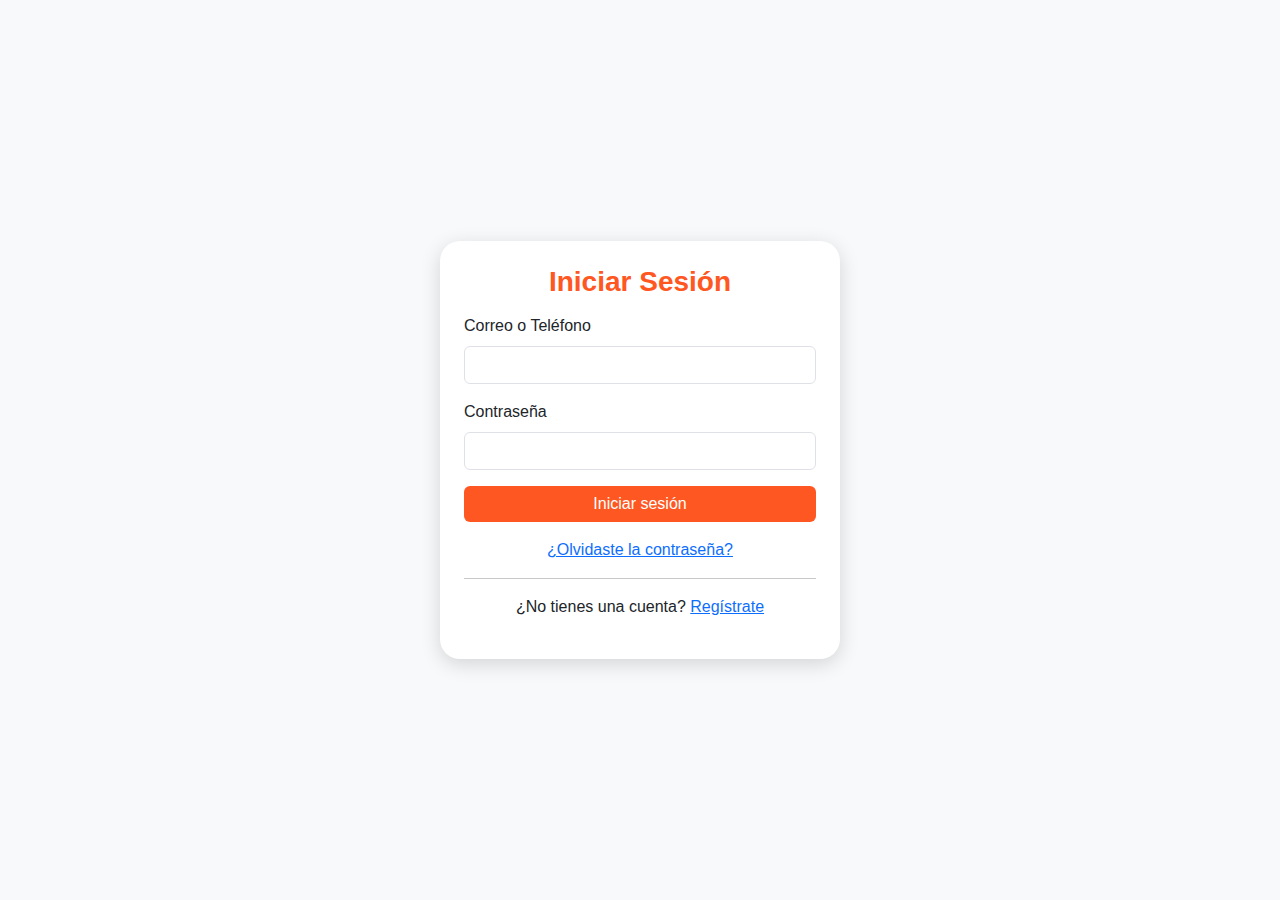
<file: frontend/src/boostrap/index.html>
<!DOCTYPE html>
<html lang="es">
<head>
  <meta charset="UTF-8">
  <meta name="viewport" content="width=device-width, initial-scale=1">
  <title>RotiYa - Login</title>
  <link href="https://cdn.jsdelivr.net/npm/bootstrap@5.3.2/dist/css/bootstrap.min.css" rel="stylesheet">
  <link rel="stylesheet" href="css/style.css">
</head>
<body class="bg-light">

  <div class="container d-flex justify-content-center align-items-center vh-100">
    <div class="card login-card p-4">
      <h3 class="text-center mb-3 brand-text">Iniciar Sesión</h3>
      <form id="loginForm">
        <div class="mb-3">
          <label for="email" class="form-label">Correo o Teléfono</label>
          <input type="text" class="form-control" id="email" required>
        </div>
        <div class="mb-3">
          <label for="password" class="form-label">Contraseña</label>
          <input type="password" class="form-control" id="password" required>
        </div>
        <button type="submit" class="btn btn-primary w-100">Iniciar sesión</button>
      </form>
      <div class="text-center mt-3">
        <a href="#">¿Olvidaste la contraseña?</a>
      </div>
      <hr>
      <p class="text-center">¿No tienes una cuenta? <a href="registro.html">Regístrate</a></p>
    </div>
  </div>

  <script src="https://cdn.jsdelivr.net/npm/bootstrap@5.3.2/dist/js/bootstrap.bundle.min.js"></script>
  <script src="js/script.js"></script>
</body>
</html>
</file>
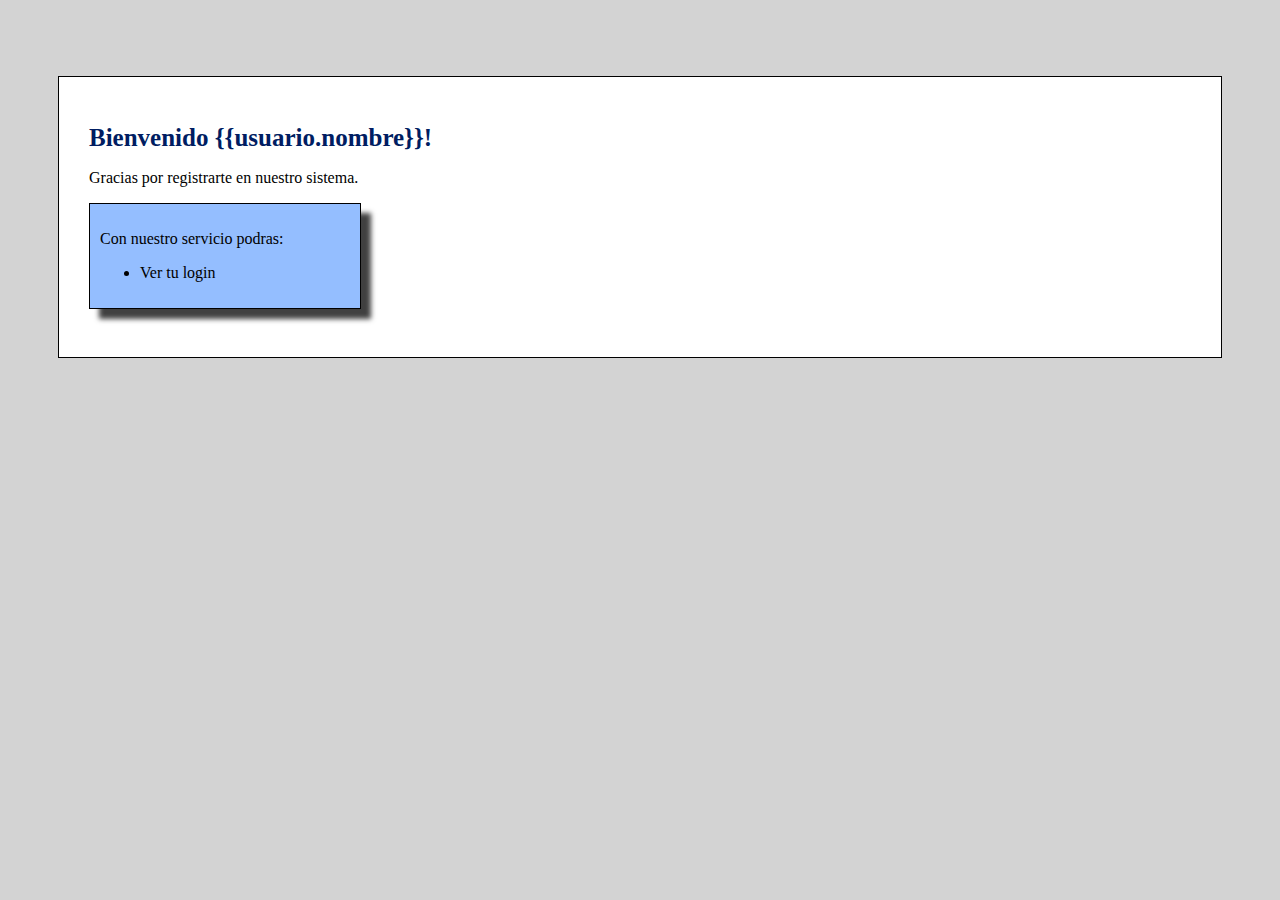
<file: backend/main/templates/register.html>
<!DOCTYPE html>
<html lang="es">
  <head>
      <meta charset="UTF-8">
  </head>
  <style>
      .main{
        border:1px solid black;
        padding:30px;
        background-color:white;
        margin:20px;
      }
      body{
        background-color: lightgray;
      }
      .services{
        background-color:#94beff;
        box-shadow: 10px 10px 5px 0px rgba(0,0,0,0.75);
        padding:10px;
        border:1px solid black;
        width:250px;
      }
      h1{
        font-weight: bold;
        font-size:25px;
        color:#001d62;
      }

      .button {
        background-color:#3680f2;
      	border-radius:2px;
      	border:1px solid black;
      	display:inline-block;
      	color:#ffffff;
      	font-size:13px;
      	padding:6px 24px;
      	text-decoration:none;
        margin-right:3px;

      }

  </style>
  <body style="background-color: lightgray;">
  <br/>
  <div class="main" style="border: 1px solid black;padding: 30px;background-color: white;margin: 50px;">
    <h1 style="font-weight: bold;font-size: 25px;color: #001d62;">Bienvenido {{usuario.nombre}}! </h1>
    <p>Gracias por registrarte en nuestro sistema.</p>
    <div class="services" style="background-color: #94beff;box-shadow: 10px 10px 5px 0px rgba(0,0,0,0.75);padding: 10px;border: 1px solid black;width: 250px;">
      <p>Con nuestro servicio podras:</p>
        <ul>
             <li><a>Ver tu login</a></li>
        </ul>
    </div>
    <br>
  
</div>

</body>
</html>
</file>
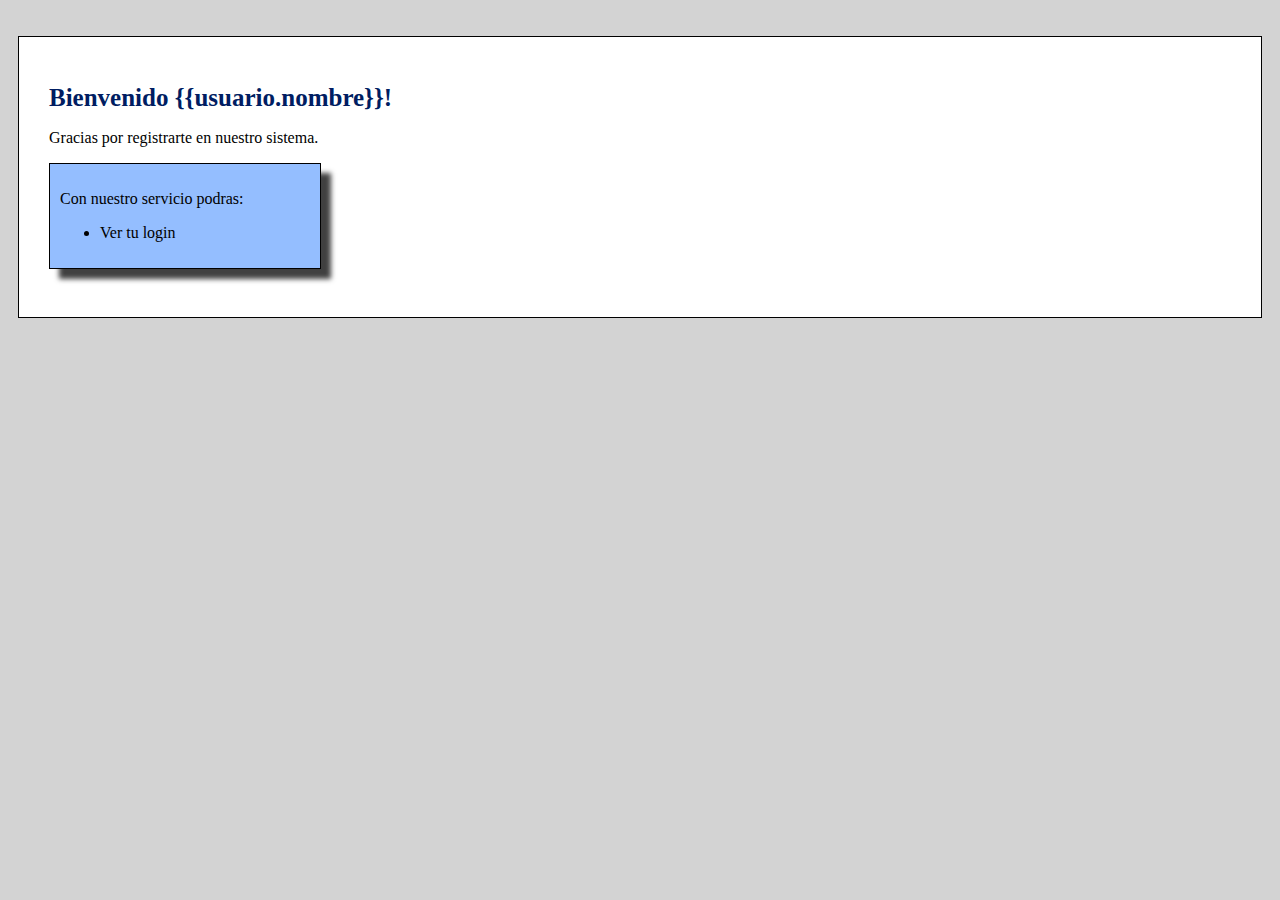
<file: backend/main/templates/register_raw.html>
<!DOCTYPE html>
<html lang="es">
  <head>
      <meta charset="UTF-8">
  </head>
  <style>
      .main{
        border:1px solid black;
        padding:30px;
        background-color:white;
        margin:10px;

      }
      body{
        background-color: lightgray;
      }
      .services{
        background-color:#94beff;
        box-shadow: 10px 10px 5px 0px rgba(0,0,0,0.75);
        padding:10px;
        border:1px solid black;
        width:250px;
      }
      h1{
        font-weight: bold;
        font-size:25px;
        color:#001d62;
      }

      .button {
        background-color:#3680f2;
      	border-radius:2px;
      	border:1px solid black;
      	display:inline-block;
      	color:#ffffff;
      	font-size:13px;
      	padding:6px 24px;
      	text-decoration:none;
        margin-right:3px;

      }

  </style>
  <body>
  <br/>
  <div class="main">
    <h1>Bienvenido {{usuario.nombre}}! </h1>
    <p>Gracias por registrarte en nuestro sistema.</p>
    <div class="services">
      <p>Con nuestro servicio podras:</p>
        <ul>
             <li><a>Ver tu login</a></li>
        </ul>
    </div>
    
  <br/>
</div>

</body>
</html>
</file>
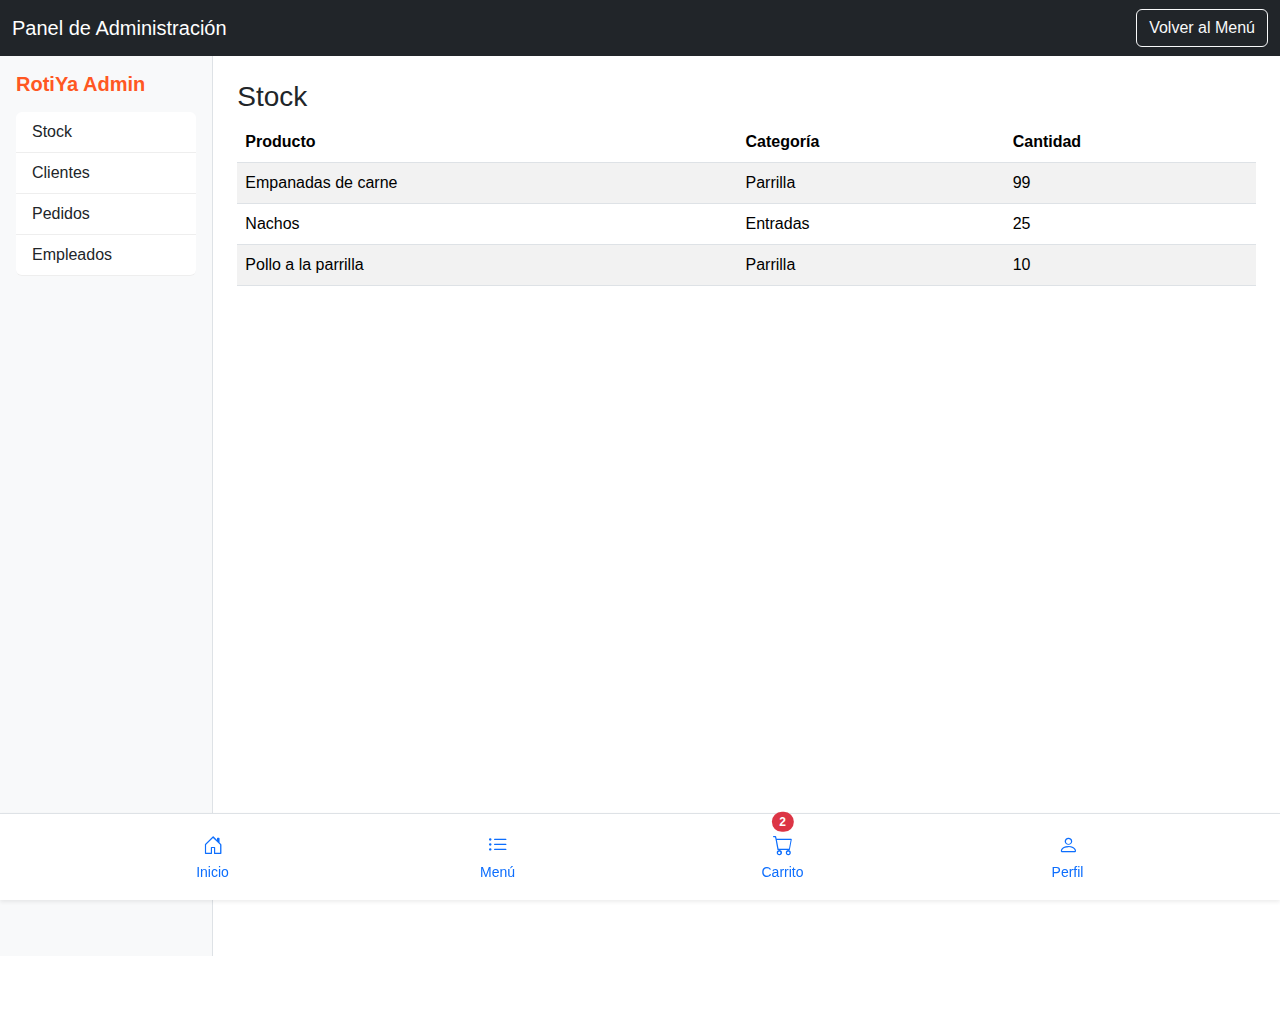
<file: frontend/src/boostrap/admin.html>
<!DOCTYPE html>
<html lang="es">
<head>
  <meta charset="UTF-8">
  <meta name="viewport" content="width=device-width, initial-scale=1">
  <title>RotiYa - Administración</title>
  <link href="https://cdn.jsdelivr.net/npm/bootstrap@5.3.2/dist/css/bootstrap.min.css" rel="stylesheet">
  <!-- Bootstrap Icons (para los íconos de la barra inferior) -->
  <link href="https://cdn.jsdelivr.net/npm/bootstrap-icons@1.11.3/font/bootstrap-icons.css" rel="stylesheet">
  <link rel="stylesheet" href="css/style.css">

  <!-- Padding para que el contenido no quede tapado por la barra inferior -->
  <style>
    body { padding-bottom: 72px; } /* alto aprox de la bottom bar */
  </style>
</head>
<body>

  <!-- Navbar superior -->
  <nav class="navbar navbar-dark bg-dark">
    <div class="container-fluid">
      <a class="navbar-brand">Panel de Administración</a>
      <a href="menu.html" class="btn btn-outline-light">Volver al Menú</a>
    </div>
  </nav>

  <div class="container-fluid">
    <div class="row">
      <!-- Menú lateral -->
      <aside class="col-md-3 col-lg-2 bg-light p-3 border-end" style="min-height: 100vh;">
        <h5 class="mb-3 brand-text">RotiYa Admin</h5>
        <div class="list-group">
          <button class="list-group-item list-group-item-action" onclick="showAdminPage('stock')">Stock</button>
          <button class="list-group-item list-group-item-action" onclick="showAdminPage('clientes')">Clientes</button>
          <button class="list-group-item list-group-item-action" onclick="showAdminPage('pedidos')">Pedidos</button>
          <button class="list-group-item list-group-item-action" onclick="showAdminPage('empleados')">Empleados</button>
        </div>
      </aside>

      <!-- Contenido -->
      <main class="col-md-9 col-lg-10 p-4">
        
        <!-- Stock -->
        <div id="stock" class="admin-page">
          <h3>Stock</h3>
          <table class="table table-striped">
            <thead>
              <tr>
                <th>Producto</th>
                <th>Categoría</th>
                <th>Cantidad</th>
              </tr>
            </thead>
            <tbody>
              <tr>
                <td>Empanadas de carne</td>
                <td>Parrilla</td>
                <td>99</td>
              </tr>
              <tr>
                <td>Nachos</td>
                <td>Entradas</td>
                <td>25</td>
              </tr>
              <tr>
                <td>Pollo a la parrilla</td>
                <td>Parrilla</td>
                <td>10</td>
              </tr>
            </tbody>
          </table>
        </div>

        <!-- Clientes -->
        <div id="clientes" class="admin-page d-none">
          <h3>Clientes</h3>
          <ul class="list-group">
            <li class="list-group-item">Laura</li>
            <li class="list-group-item">Roberto</li>
            <li class="list-group-item">Lautaro</li>
          </ul>
        </div>

        <!-- Pedidos -->
        <div id="pedidos" class="admin-page d-none">
          <h3>Pedidos</h3>
          <div class="list-group">
            <div class="list-group-item">
              <strong>29/11/24 15:00</strong> - Pollo a la parrilla, Empanadas de carne
              <span class="badge bg-success float-end">Entregado</span>
            </div>
            <div class="list-group-item">
              <strong>29/11/24 12:00</strong> - Nachos con salsa
              <span class="badge bg-warning float-end">Pendiente</span>
            </div>
          </div>
        </div>

        <!-- Empleados -->
        <div id="empleados" class="admin-page d-none">
          <h3>Empleados</h3>
          <ul class="list-group">
            <li class="list-group-item">Laura - Cocina</li>
            <li class="list-group-item">Roberto - Delivery</li>
            <li class="list-group-item">Lautaro - Atención</li>
          </ul>
        </div>

      </main>
    </div>
  </div>

    <!-- Barra de navegación inferior fija -->
  <nav class="navbar fixed-bottom bg-white border-top shadow-sm">
    <div class="container px-0">
      <ul class="nav nav-justified w-100 text-center">
        <li class="nav-item">
          <a class="nav-link py-2" href="index.html">
            <i class="bi bi-house-door fs-5 d-block"></i>
            <small>Inicio</small>
          </a>
        </li>
        <li class="nav-item">
          <a class="nav-link py-2 active" href="menu.html">
            <i class="bi bi-list-ul fs-5 d-block"></i>
            <small>Menú</small>
          </a>
        </li>
        <li class="nav-item">
          <a class="nav-link py-2 position-relative" href="carrito.html">
            <i class="bi bi-cart fs-5 d-block"></i>
            <small>Carrito</small>
            <span class="position-absolute top-0 start-50 translate-middle badge rounded-pill bg-danger">2</span>
          </a>
        </li>
        <li class="nav-item">
          <a class="nav-link py-2" href="perfil.html">
            <i class="bi bi-person fs-5 d-block"></i>
            <small>Perfil</small>
          </a>
        </li>
      </ul>
    </div>
  </nav>


  <script src="https://cdn.jsdelivr.net/npm/bootstrap@5.3.2/dist/js/bootstrap.bundle.min.js"></script>
  <script src="js/script.js"></script>
</body>
</html>
</file>
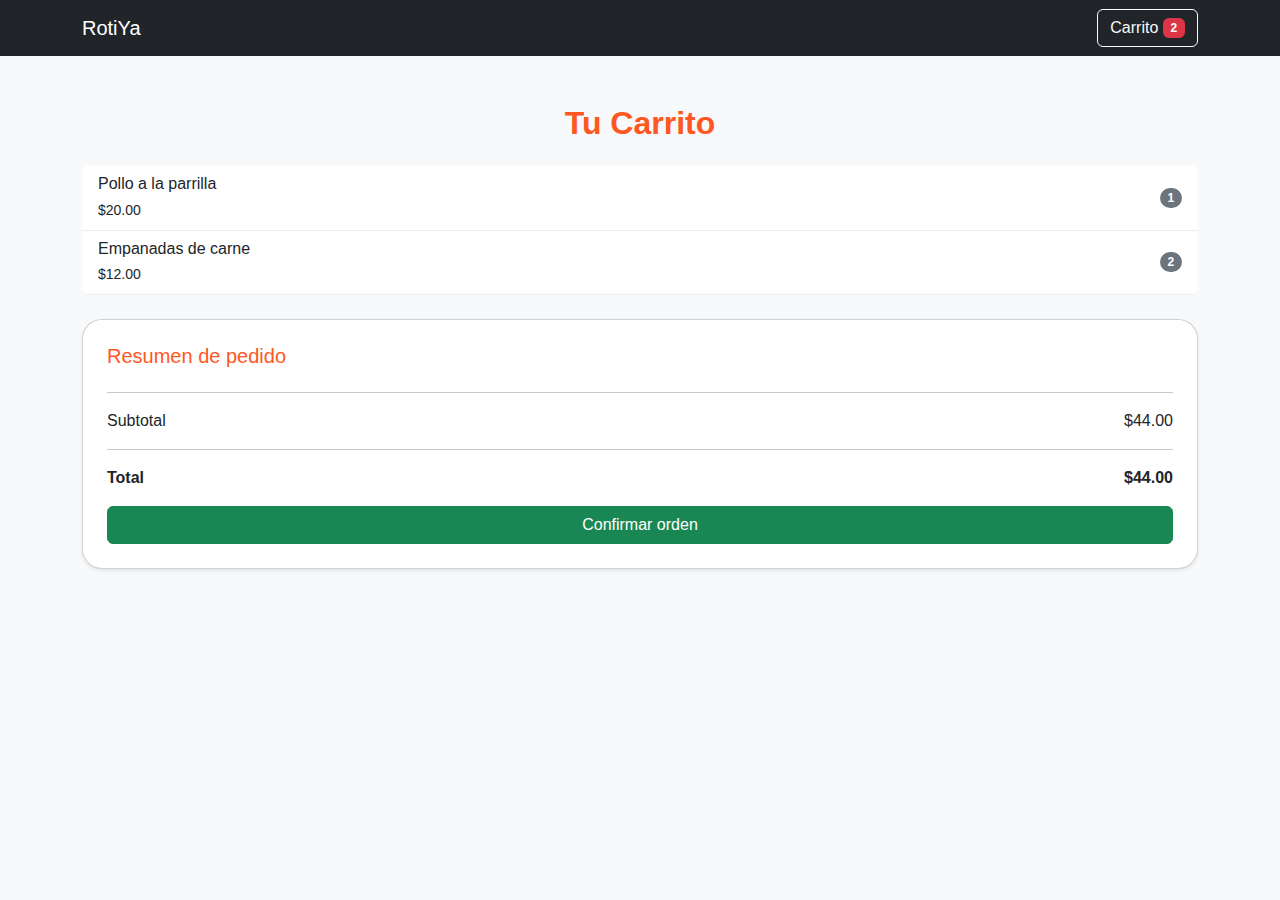
<file: frontend/src/boostrap/carrito.html>
<!DOCTYPE html>
<html lang="es">
<head>
  <meta charset="UTF-8">
  <meta name="viewport" content="width=device-width, initial-scale=1">
  <title>RotiYa - Carrito</title>
  <!-- Bootstrap CSS -->
  <link href="https://cdn.jsdelivr.net/npm/bootstrap@5.3.2/dist/css/bootstrap.min.css" rel="stylesheet">
  <link rel="stylesheet" href="css/style.css">
</head>
<body class="bg-light">

  <!-- Barra de navegación -->
  <nav class="navbar navbar-expand-lg navbar-dark bg-dark">
    <div class="container">
      <a class="navbar-brand" href="menu.html">RotiYa</a>
      <button class="btn btn-outline-light ms-auto">Carrito <span class="badge bg-danger" id="cart-count">2</span></button>
    </div>
  </nav>

  <!-- Contenido principal -->
  <div class="container py-5">
    <h2 class="mb-4 text-center brand-text">Tu Carrito</h2>

    <!-- Lista de productos -->
    <div class="list-group mb-4">
      <div class="list-group-item d-flex justify-content-between align-items-center">
        <div>
          <h6 class="mb-1">Pollo a la parrilla</h6>
          <small>$20.00</small>
        </div>
        <span class="badge bg-secondary rounded-pill">1</span>
      </div>
      <div class="list-group-item d-flex justify-content-between align-items-center">
        <div>
          <h6 class="mb-1">Empanadas de carne</h6>
          <small>$12.00</small>
        </div>
        <span class="badge bg-secondary rounded-pill">2</span>
      </div>
    </div>

    <!-- Resumen -->
    <div class="card p-4 shadow-sm">
      <h5>Resumen de pedido</h5>
      <hr>
      <div class="d-flex justify-content-between">
        <span>Subtotal</span>
        <span>$44.00</span>
      </div>
      <hr>
      <div class="d-flex justify-content-between fw-bold">
        <span>Total</span>
        <span>$44.00</span>
      </div>
      <button class="btn btn-success w-100 mt-3">Confirmar orden</button>
    </div>
  </div>

  <!-- Bootstrap JS -->
  <script src="https://cdn.jsdelivr.net/npm/bootstrap@5.3.2/dist/js/bootstrap.bundle.min.js"></script>
  <script src="js/script.js"></script>
</body>
</html>
</file>
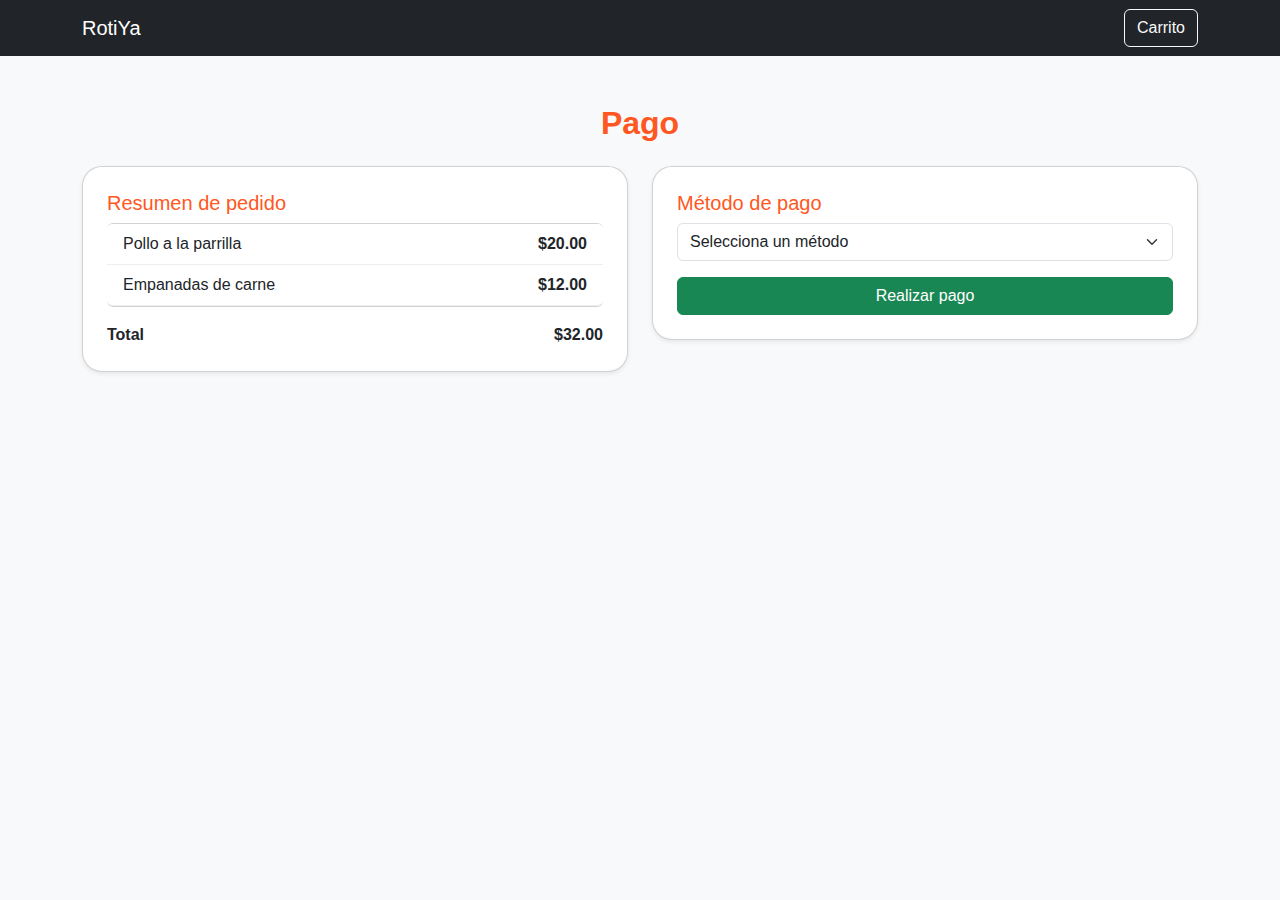
<file: frontend/src/boostrap/pago.html>
<!DOCTYPE html>
<html lang="es">
<head>
  <meta charset="UTF-8">
  <meta name="viewport" content="width=device-width, initial-scale=1">
  <title>RotiYa - Pago</title>
  <link href="https://cdn.jsdelivr.net/npm/bootstrap@5.3.2/dist/css/bootstrap.min.css" rel="stylesheet">
  <link rel="stylesheet" href="css/style.css">
</head>
<body class="bg-light">

  <!-- Navbar -->
  <nav class="navbar navbar-expand-lg navbar-dark bg-dark">
    <div class="container">
      <a class="navbar-brand" href="menu.html">RotiYa</a>
      <a class="btn btn-outline-light ms-auto" href="carrito.html">Carrito</a>
    </div>
  </nav>

  <!-- Contenido principal -->
  <div class="container py-5">
    <h2 class="text-center brand-text mb-4">Pago</h2>

    <div class="row">
      <!-- Resumen de pedido -->
      <div class="col-md-6">
        <div class="card p-4 shadow-sm mb-4">
          <h5>Resumen de pedido</h5>
          <ul class="list-group mb-3">
            <li class="list-group-item d-flex justify-content-between">
              <span>Pollo a la parrilla</span>
              <strong>$20.00</strong>
            </li>
            <li class="list-group-item d-flex justify-content-between">
              <span>Empanadas de carne</span>
              <strong>$12.00</strong>
            </li>
          </ul>
          <div class="d-flex justify-content-between fw-bold">
            <span>Total</span>
            <span>$32.00</span>
          </div>
        </div>
      </div>

      <!-- Método de pago -->
      <div class="col-md-6">
        <div class="card p-4 shadow-sm">
          <h5>Método de pago</h5>
          <form id="paymentForm">
            <div class="mb-3">
              <select id="paymentMethod" class="form-select" required>
                <option value="">Selecciona un método</option>
                <option value="tarjeta">Tarjeta de crédito</option>
                <option value="debito">Tarjeta de débito</option>
                <option value="efectivo">Efectivo</option>
              </select>
            </div>

            <!-- Datos tarjeta -->
            <div id="cardData" class="d-none">
              <div class="mb-3">
                <label class="form-label">Número de tarjeta</label>
                <input type="text" class="form-control" placeholder="**** **** **** 1234">
              </div>
              <div class="row">
                <div class="col-md-6 mb-3">
                  <label class="form-label">Vencimiento</label>
                  <input type="text" class="form-control" placeholder="MM/AA">
                </div>
                <div class="col-md-6 mb-3">
                  <label class="form-label">CVV</label>
                  <input type="text" class="form-control" placeholder="123">
                </div>
              </div>
            </div>

            <button type="submit" class="btn btn-success w-100">Realizar pago</button>
          </form>
        </div>
      </div>
    </div>
  </div>

  <script src="https://cdn.jsdelivr.net/npm/bootstrap@5.3.2/dist/js/bootstrap.bundle.min.js"></script>
  <script src="js/script.js"></script>
</body>
</html>
</file>
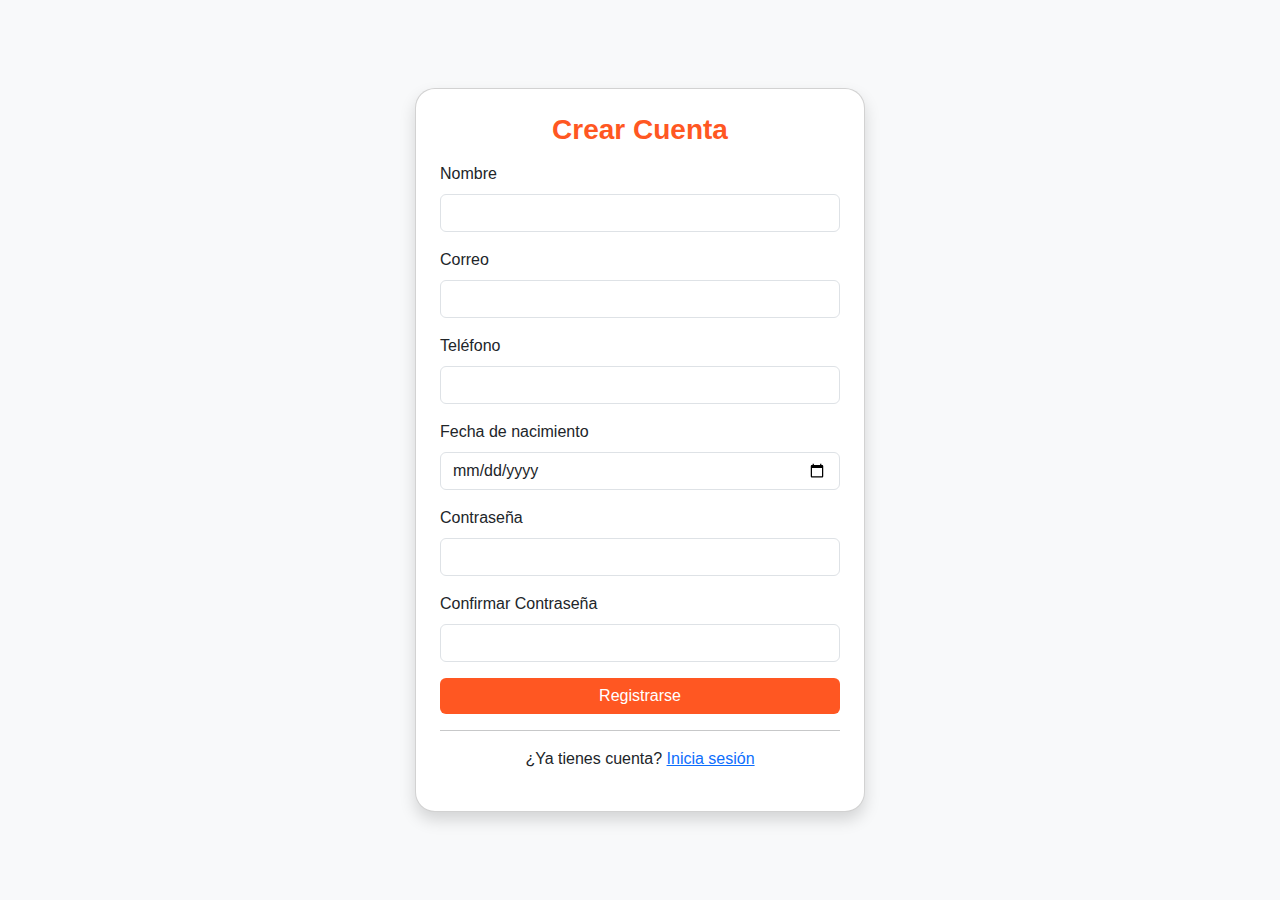
<file: frontend/src/boostrap/registro.html>
<!DOCTYPE html>
<html lang="es">
<head>
  <meta charset="UTF-8">
  <meta name="viewport" content="width=device-width, initial-scale=1">
  <title>RotiYa - Registro</title>
  <link href="https://cdn.jsdelivr.net/npm/bootstrap@5.3.2/dist/css/bootstrap.min.css" rel="stylesheet">
  <link rel="stylesheet" href="css/style.css">
</head>
<body class="bg-light">

  <div class="container d-flex justify-content-center align-items-center vh-100">
    <div class="card shadow p-4" style="max-width: 450px; width: 100%;">
      <h3 class="text-center mb-3 brand-text">Crear Cuenta</h3>
      <form id="registerForm">
        <div class="mb-3">
          <label for="name" class="form-label">Nombre</label>
          <input type="text" class="form-control" id="name" required>
        </div>
        <div class="mb-3">
          <label for="email" class="form-label">Correo</label>
          <input type="email" class="form-control" id="email" required>
        </div>
        <div class="mb-3">
          <label for="phone" class="form-label">Teléfono</label>
          <input type="tel" class="form-control" id="phone" required>
        </div>
        <div class="mb-3">
          <label for="dob" class="form-label">Fecha de nacimiento</label>
          <input type="date" class="form-control" id="dob" required>
        </div>
        <div class="mb-3">
          <label for="password" class="form-label">Contraseña</label>
          <input type="password" class="form-control" id="password" required>
        </div>
        <div class="mb-3">
          <label for="confirmPassword" class="form-label">Confirmar Contraseña</label>
          <input type="password" class="form-control" id="confirmPassword" required>
        </div>
        <button type="submit" class="btn btn-primary w-100">Registrarse</button>
      </form>
      <hr>
      <p class="text-center">¿Ya tienes cuenta? <a href="index.html">Inicia sesión</a></p>
    </div>
  </div>

  <script src="https://cdn.jsdelivr.net/npm/bootstrap@5.3.2/dist/js/bootstrap.bundle.min.js"></script>
  <script src="js/script.js"></script>
</body>
</html>
</file>
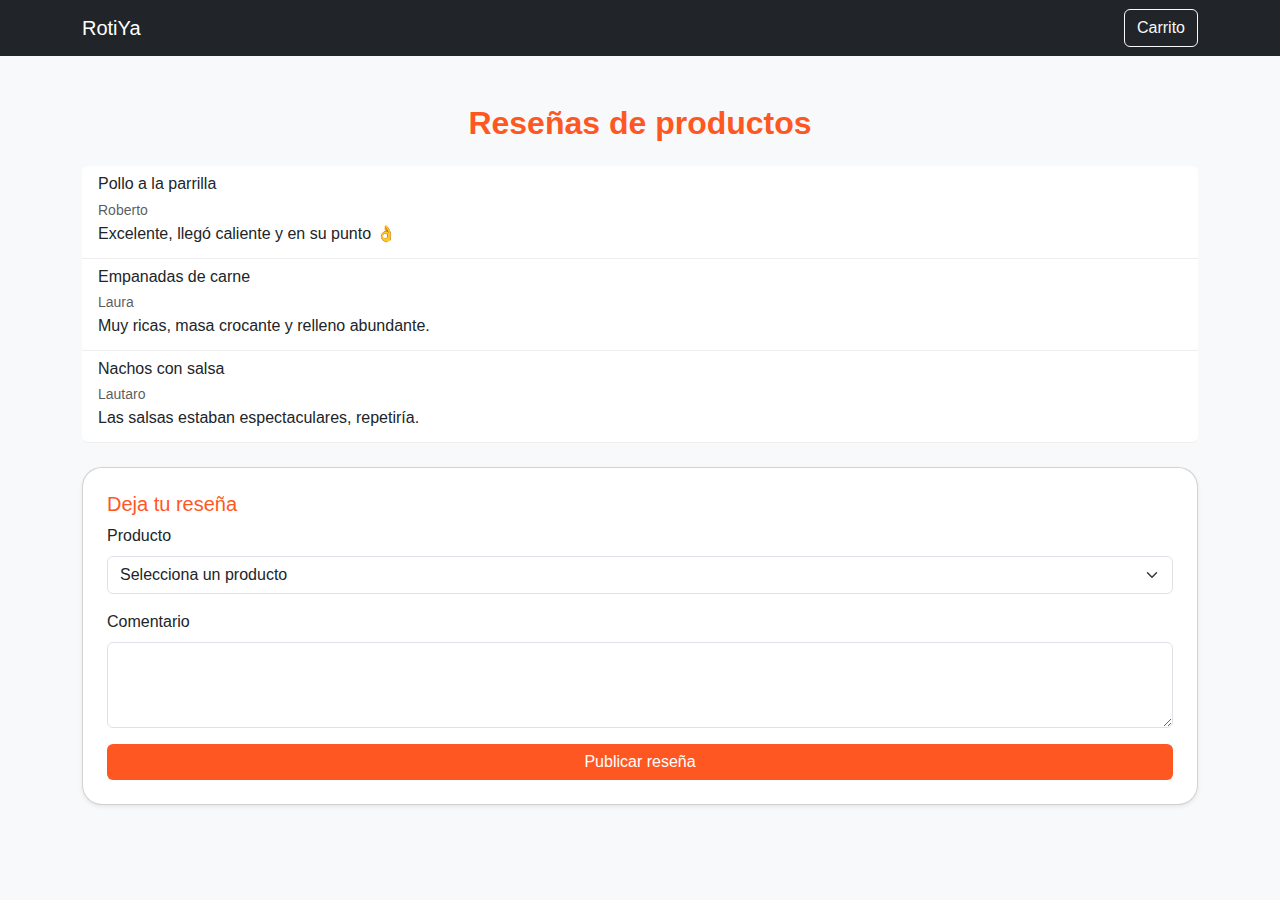
<file: frontend/src/boostrap/reseñas.html>
<!DOCTYPE html>
<html lang="es">
<head>
  <meta charset="UTF-8">
  <meta name="viewport" content="width=device-width, initial-scale=1">
  <title>RotiYa - Reseñas</title>
  <link href="https://cdn.jsdelivr.net/npm/bootstrap@5.3.2/dist/css/bootstrap.min.css" rel="stylesheet">
  <link rel="stylesheet" href="css/style.css">
</head>
<body class="bg-light">

  <!-- Navbar -->
  <nav class="navbar navbar-expand-lg navbar-dark bg-dark">
    <div class="container">
      <a class="navbar-brand" href="menu.html">RotiYa</a>
      <a class="btn btn-outline-light ms-auto" href="carrito.html">Carrito</a>
    </div>
  </nav>

  <div class="container py-5">
    <h2 class="text-center brand-text mb-4">Reseñas de productos</h2>

    <!-- Reseñas existentes -->
    <div class="list-group mb-4">
      <div class="list-group-item">
        <h6 class="mb-1">Pollo a la parrilla</h6>
        <small class="text-muted">Roberto</small>
        <p class="mb-1">Excelente, llegó caliente y en su punto 👌</p>
      </div>
      <div class="list-group-item">
        <h6 class="mb-1">Empanadas de carne</h6>
        <small class="text-muted">Laura</small>
        <p class="mb-1">Muy ricas, masa crocante y relleno abundante.</p>
      </div>
      <div class="list-group-item">
        <h6 class="mb-1">Nachos con salsa</h6>
        <small class="text-muted">Lautaro</small>
        <p class="mb-1">Las salsas estaban espectaculares, repetiría.</p>
      </div>
    </div>

    <!-- Formulario nueva reseña -->
    <div class="card p-4 shadow-sm">
      <h5>Deja tu reseña</h5>
      <form id="reviewForm">
        <div class="mb-3">
          <label for="product" class="form-label">Producto</label>
          <select id="product" class="form-select" required>
            <option value="">Selecciona un producto</option>
            <option>Pollo a la parrilla</option>
            <option>Empanadas de carne</option>
            <option>Nachos con salsa</option>
          </select>
        </div>
        <div class="mb-3">
          <label for="reviewText" class="form-label">Comentario</label>
          <textarea id="reviewText" class="form-control" rows="3" required></textarea>
        </div>
        <button type="submit" class="btn btn-primary w-100">Publicar reseña</button>
      </form>
    </div>
  </div>

  <script src="https://cdn.jsdelivr.net/npm/bootstrap@5.3.2/dist/js/bootstrap.bundle.min.js"></script>
  <script src="js/script.js"></script>
</body>
</html>
</file>
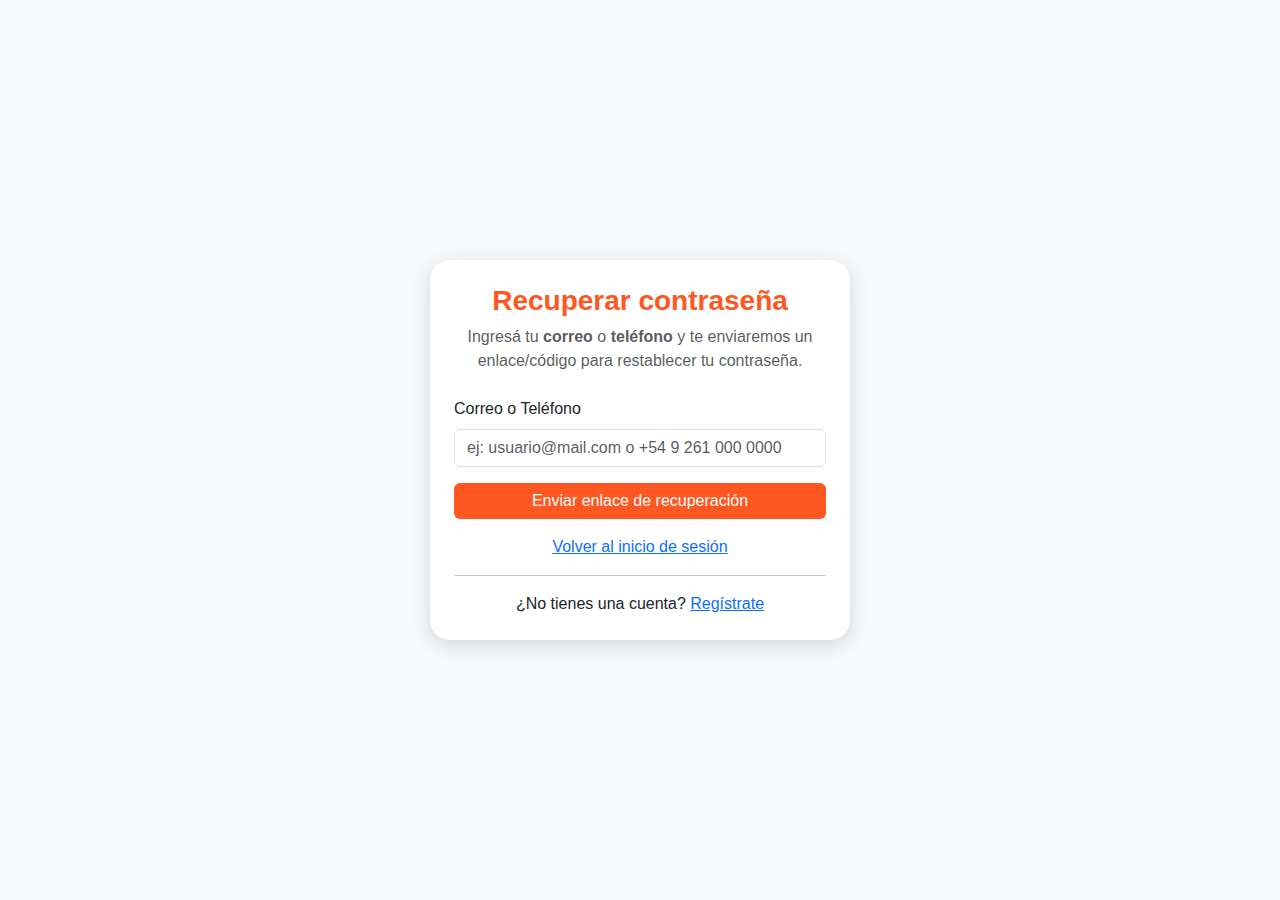
<file: frontend/src/boostrap/restore.html>
<!DOCTYPE html>
<html lang="es">
<head>
  <meta charset="UTF-8">
  <meta name="viewport" content="width=device-width, initial-scale=1">
  <title>RotiYa - Recuperar contraseña</title>
  <link href="https://cdn.jsdelivr.net/npm/bootstrap@5.3.2/dist/css/bootstrap.min.css" rel="stylesheet">
  <link rel="stylesheet" href="css/style.css">
</head>
<body class="bg-light">

  <div class="container d-flex justify-content-center align-items-center vh-100">
    <div class="card login-card p-4" style="max-width: 420px; width: 100%;">
      <h3 class="text-center mb-2 brand-text">Recuperar contraseña</h3>
      <p class="text-muted text-center mb-4">
        Ingresá tu <strong>correo</strong> o <strong>teléfono</strong> y te enviaremos un enlace/código para restablecer tu contraseña.
      </p>

      <div id="alertBox" class="alert alert-success d-none" role="alert">
        Si existe una cuenta asociada, enviamos un enlace de recuperación. Revisá tu bandeja de entrada o SMS.
      </div>

      <form id="recoverForm">
        <div class="mb-3">
          <label for="identifier" class="form-label">Correo o Teléfono</label>
          <input type="text" class="form-control" id="identifier" placeholder="ej: usuario@mail.com o +54 9 261 000 0000" required>
        </div>

        <button type="submit" class="btn btn-primary w-100">
          Enviar enlace de recuperación
        </button>
      </form>

      <div class="text-center mt-3">
        <a href="index.html">Volver al inicio de sesión</a>
      </div>

      <hr>
      <p class="text-center mb-0">¿No tienes una cuenta? <a href="registro.html">Regístrate</a></p>
    </div>
  </div>

  <script src="https://cdn.jsdelivr.net/npm/bootstrap@5.3.2/dist/js/bootstrap.bundle.min.js"></script>
  <script>
    // Simulación de envío: muestra un aviso y limpia el campo
    document.getElementById('recoverForm').addEventListener('submit', function (e) {
      e.preventDefault();
      const input = document.getElementById('identifier');
      if (!input.value.trim()) return;

      const alertBox = document.getElementById('alertBox');
      alertBox.classList.remove('d-none');
      input.value = '';
    });
  </script>
</body>
</html>
</file>
<file: frontend/src/boostrap/css/style.css>
/* Colores de marca */
:root {
  --color-principal: #ff5722; /* Naranja */
  --color-secundario: #4caf50; /* Verde */
}

body {
  font-family: 'Segoe UI', Tahoma, Geneva, Verdana, sans-serif;
}

/* Tarjeta de login */
.login-card {
  max-width: 400px;
  width: 100%;
  border-radius: 20px;
  box-shadow: 0 5px 20px rgba(0,0,0,0.15);
  border: none;
}

.brand-text {
  color: var(--color-principal);
  font-weight: bold;
}

.btn-primary {
  background-color: var(--color-principal);
  border: none;
}

.btn-primary:hover {
  background-color: #e64a19;
}



.card img {
  border-radius: 10px 10px 0 0;
  object-fit: cover;
}

.card-body {
  display: flex;
  flex-direction: column;
  justify-content: space-between;
}

.add-to-cart {
  background-color: var(--color-principal);
  border: none;
}

.add-to-cart:hover {
  background-color: #e64a19;
}



.list-group-item {
  border: none;
  border-bottom: 1px solid #eee;
}

.card h5 {
  color: var(--color-principal);
}

/* Mantener consistencia con login */
.card {
  border-radius: 20px;
}

.card h3 {
  color: var(--color-principal);
  font-weight: bold;
}
</file>
